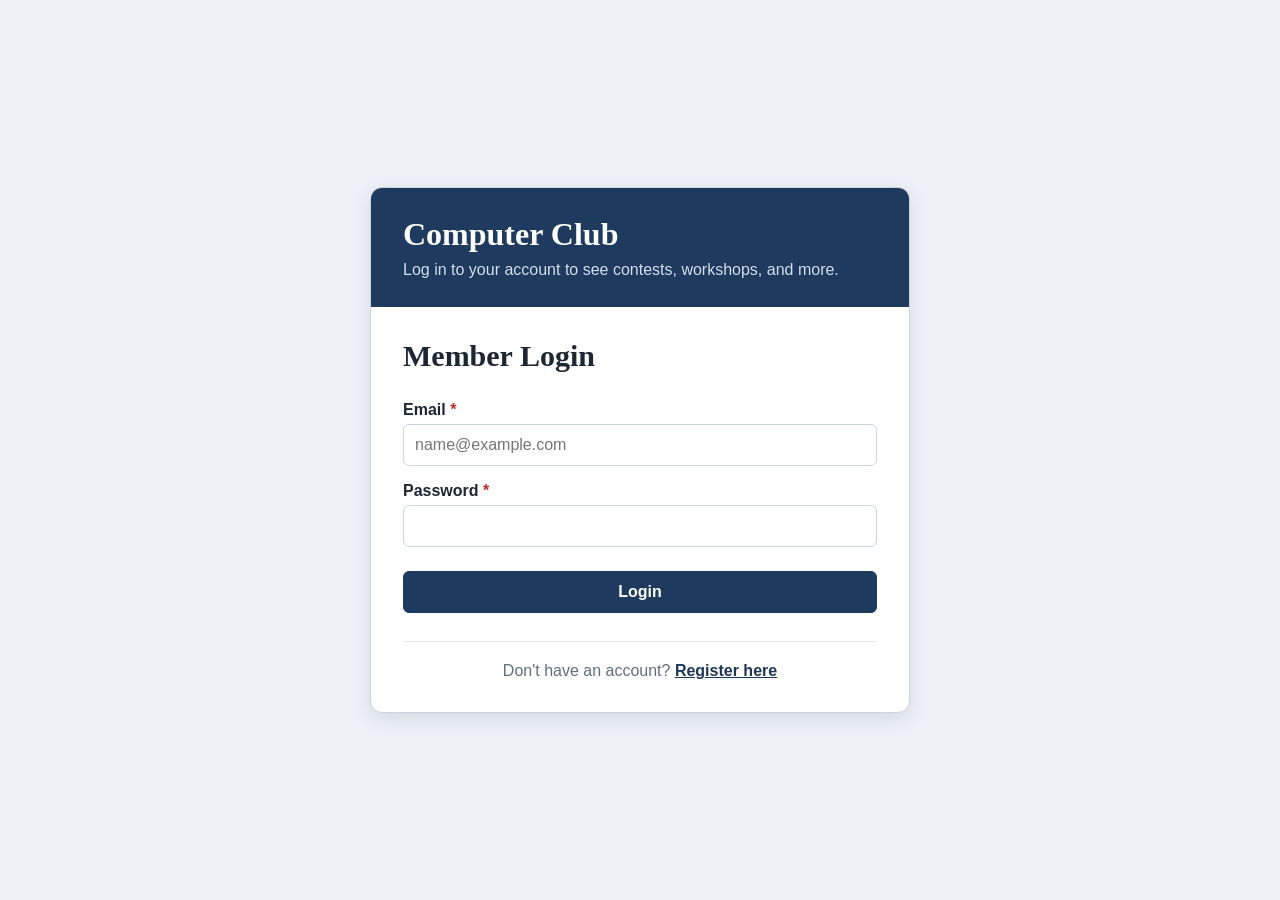
<file: index.html>
<!DOCTYPE html>
<html lang="en">
<head>
    <meta charset="UTF-8">
    <meta name="viewport" content="width=device-width, initial-scale=1.0">
    <link rel="stylesheet" href="style.css">
    <title>Log In</title>
</head>
<body>
    <div class="container">
        <div class="header">
            <h1>Computer Club</h1>
            <p>Log in to your account to see contests, workshops, and more.</p>
        </div>
        <main class="form-card">
            <h2>Member Login</h2>
            <form action="/action.php" target="_blank" method="POST">
                <div class="field">
                    <label for="email">Email <span class="req">*</span></label>
                    <input type="email" id="email" name="email" placeholder="name@example.com" required>
                </div>
                <div class="field">
                    <label for="password">Password <span class="req">*</span></label>
                    <input type="password" id="password" name="password" required>
                </div>
                <button type="submit" class="btn-primary btn-full">Login</button>
            </form>
            <p class="bottom-text">Don't have an account? <a href="registration.html">Register here</a></p>
        </main>
    </div>
</body>
</html>
</file>
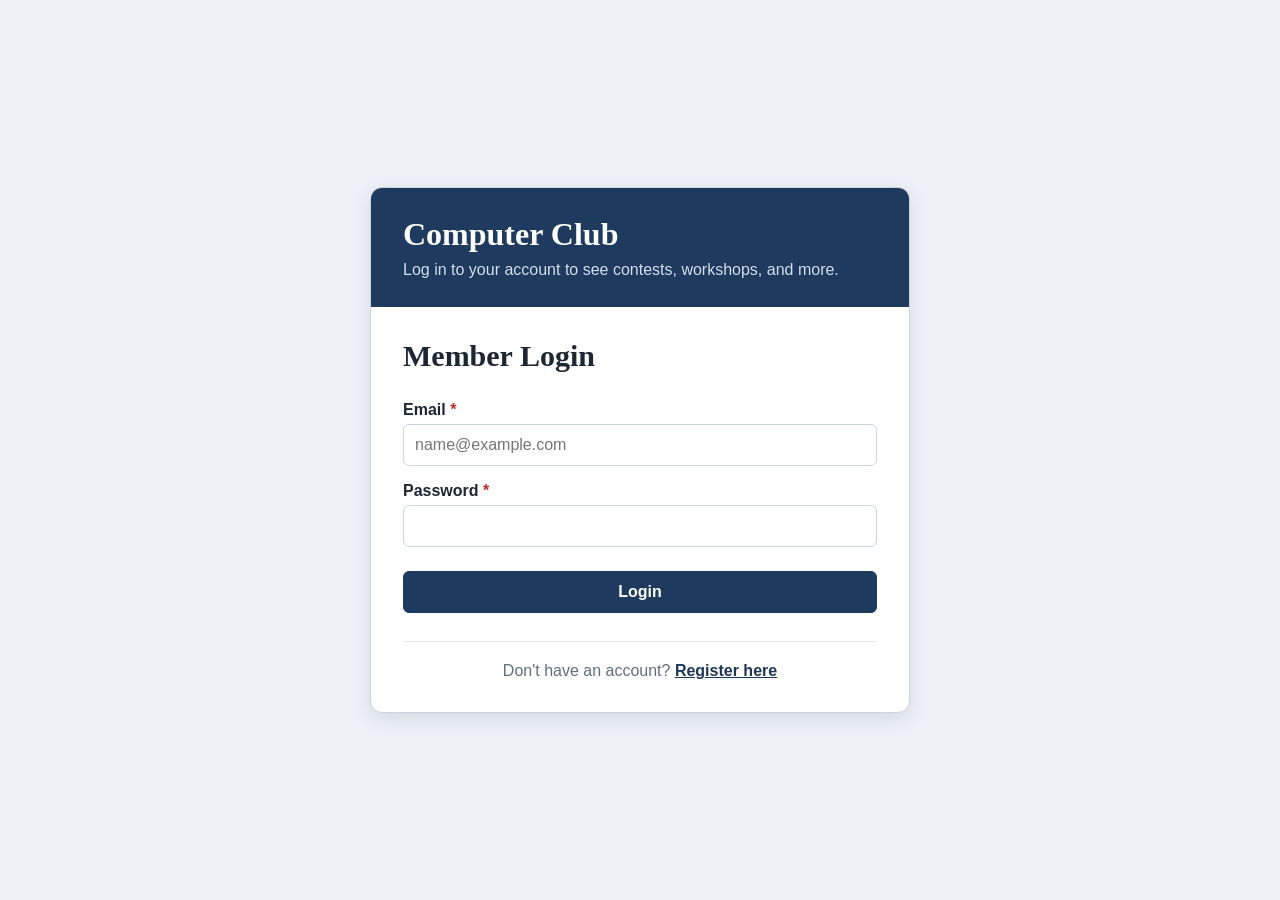
<file: login.html>
<!DOCTYPE html>
<html lang="en">
<head>
    <meta charset="UTF-8">
    <meta name="viewport" content="width=device-width, initial-scale=1.0">
    <link rel="stylesheet" href="style.css">
    <title>Login</title>
</head>
<body>
    <div class="container">
        <div class="header">
            <h1>Computer Club</h1>
            <p>Log in to your account to see contests, workshops, and more.</p>
        </div>
        <main class="form-card">
            <h2>Member Login</h2>
            <form action="#" method="POST">
                <div class="field">
                    <label for="email">Email <span class="req">*</span></label>
                    <input type="email" id="email" name="email" placeholder="name@example.com" required>
                </div>
                <div class="field">
                    <label for="password">Password <span class="req">*</span></label>
                    <input type="password" id="password" name="password" required>
                </div>
                <button type="submit" class="btn-primary btn-full">Login</button>
            </form>
            <p class="bottom-text">Don't have an account? <a href="registration.html">Register here</a></p>
        </main>
    </div>
</body>
</html>
</file>
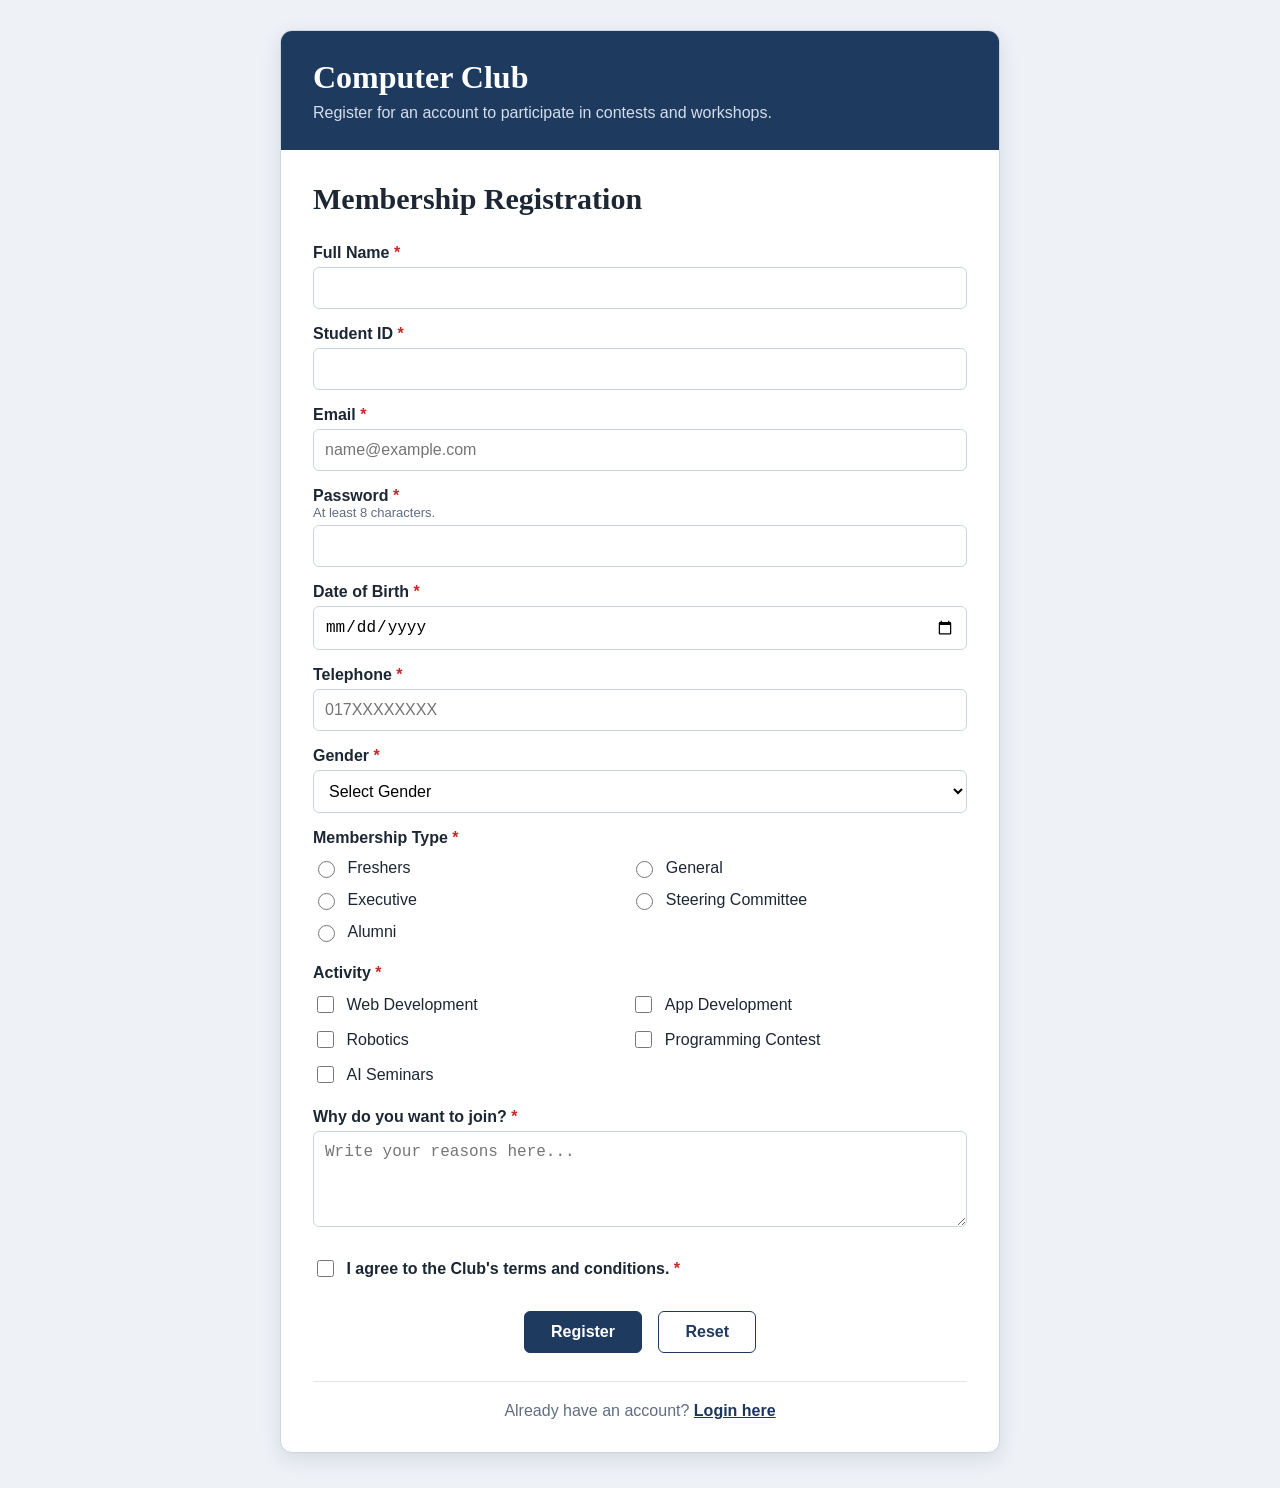
<file: registration.html>
<!DOCTYPE html>
<html lang="en">
<head>
    <meta charset="UTF-8">
    <meta name="viewport" content="width=device-width, initial-scale=1.0">
    <link rel="stylesheet" href="style.css">
    <title>Registration</title>
</head>
<body>
    <div class="container wider">
        <div class="header">
            <h1>Computer Club</h1>
            <p>Register for an account to participate in contests and workshops.</p>
        </div>
        <main class="form-card">
            <h2>Membership Registration</h2>
            <form action="/action.php" target="_blank" method="POST">
                <div class="field">
                    <label for="full_name">Full Name <span class="req">*</span></label>
                    <input type="text" id="full_name" name="full_name" required>
                </div>
                <div class="field">
                    <label for="student_id">Student ID <span class="req">*</span></label>
                    <input type="text" id="student_id" name="student_id" required>
                </div>
                <div class="field">
                    <label for="email">Email <span class="req">*</span></label>
                    <input type="email" id="email" name="email" placeholder="name@example.com" required>
                </div>
                <div class="field">
                    <label for="password">Password <span class="req">*</span>
                        <span class="hint">At least 8 characters.</span>
                    </label>
                    <input type="password" id="password" name="password" minlength="8" required>
                </div>
                <div class="field">
                    <label for="birth_date">Date of Birth <span class="req">*</span></label>
                    <input type="date" id="birth_date" name="birth_date" required>
                </div>
                <div class="field">
                    <label for="telephone">Telephone <span class="req">*</span></label>
                    <input type="tel" id="telephone" name="telephone" placeholder="017XXXXXXXX" required>
                </div>
                
                <div class="field">
                    <label for="gender">Gender <span class="req">*</span></label>
                    <select id="gender" name="gender" required>
                        <option value="">Select Gender</option>
                        <option value="male">Male</option>
                        <option value="female">Female</option>
                        <option value="other">Other</option>
                    </select>
                </div>

                <div class="field">
                    <label class="group-label">Membership Type <span class="req">*</span></label>
                    <div class="choice">
                        <input type="radio" id="membership_type_freshers" name="membership_type" value="freshers" required>
                        <label for="membership_type_freshers">Freshers</label>
                    </div>
                    <div class="choice">
                        <input type="radio" id="membership_type_general" name="membership_type" value="general">
                        <label for="membership_type_general">General</label>
                    </div>
                    <div class="choice">
                        <input type="radio" id="membership_type_executive" name="membership_type" value="executive">
                        <label for="membership_type_executive">Executive</label>
                    </div>
                    <div class="choice">
                        <input type="radio" id="membership_type_steering" name="membership_type" value="steering">
                        <label for="membership_type_steering">Steering Committee</label>
                    </div>
                    <div class="choice">
                        <input type="radio" id="membership_type_alumni" name="membership_type" value="alumni">
                        <label for="membership_type_alumni">Alumni</label>
                    </div>
                </div>

                <div class="field">
                    <label class="group-label">Activity <span class="req">*</span></label>
                    <div class="choice">
                        <input type="checkbox" id="activity_web" name="activity_type" value="web">
                        <label for="activity_web">Web Development</label>
                    </div>
                    <div class="choice">
                        <input type="checkbox" id="activity_app" name="activity_type" value="app">
                        <label for="activity_app">App Development</label>
                    </div>
                    <div class="choice">
                        <input type="checkbox" id="activity_robo" name="activity_type" value="robotics">
                        <label for="activity_robo">Robotics</label>
                    </div>
                    <div class="choice">
                        <input type="checkbox" id="activity_contest" name="activity_type" value="contest">
                        <label for="activity_contest">Programming Contest</label>
                    </div>
                    <div class="choice">
                        <input type="checkbox" id="activity_seminar" name="activity_type" value="seminar">
                        <label for="activity_seminar">AI Seminars</label>
                    </div>
                </div>

                <div class="field">
                    <label for="message">Why do you want to join? <span class="req">*</span></label>
                    <textarea id="message" name="message" rows="4" maxlength="500" placeholder="Write your reasons here..." required></textarea>
                </div>

                <div class="choice full">
                    <input type="checkbox" id="terms" name="terms" required>
                    <label for="terms">I agree to the Club's terms and conditions. <span class="req">*</span></label>
                </div>

                <div class="buttons">
                    <button type="submit" class="btn-primary">Register</button>
                    <button type="reset" class="btn-secondary">Reset</button>
                </div>
            </form>
            <p class="bottom-text">Already have an account? <a href="index.html">Login here</a></p>
        </main>
    </div>
</body>
</html>
</file>
<file: style.css>
* {
  box-sizing: border-box;
}

body {
  margin: 0;
  padding: 30px 15px;
  min-height: 100vh;
  display: flex;
  justify-content: center;
  align-items: center;
  background-color: #eef1f6;
  color: #1c2733;
  font-family: "Segoe UI", Arial, sans-serif;
}

.container {
  width: 100%;
  max-width: 540px;
  background-color: white;
  border: 1px solid #ccd4e0;
  border-radius: 12px;
  box-shadow: 0 6px 20px rgba(31, 58, 95, 0.12);
  overflow: hidden;
}

.wider {
  max-width: 720px;
}

.header {
  background-color: #1f3a5f;
  color: white;
  padding: 28px 32px;
}


.header h1 {
  margin: 0;
  font-family: Georgia, serif;
  font-size: 32px;
}

.header p {
  margin: 8px 0 0 0;
  color: #d3deec;
}

.form-card {
  padding: 32px;
}

.form-card h2 {
  margin: 0 0 8px 0;
  font-family: Georgia, serif;
  font-size: 30px;
  font-weight: bold;
  padding-bottom: 20px;
}

.field {
  margin-bottom: 16px;
}

label {
  display: block;
  margin-bottom: 5px;
  font-weight: bold;
}

.req {
  color: #c62828;
}

.hint {
  display: block;
  font-size: 13px;
  font-weight: normal;
  color: #5f6e81;
}

input[type=text],
input[type=email],
input[type=password],
input[type=tel],
input[type=date],
select,
textarea {
  width: 100%;
  padding: 11px;
  font-size: 16px;
  background-color: white;
  border: 1px solid #ccd4e0;
  border-radius: 6px;
}

textarea {
  resize: vertical;
}

input:focus,
select:focus,
textarea:focus {
  border-color: #1f3a5f;
  outline: 2px solid #e3a008;
}

.group-label {
  display: block;
  margin-bottom: 5px;
  font-weight: bold;
}

.choice {
  display: inline-block;
  width: 48%;
  margin: 6px 0;
}

.full {
  width: 100%;
  margin-top: 10px;
}

.choice label {
  display: inline;
  font-weight: normal;
  vertical-align: middle;
}

.full label {
  font-weight: bold;
}

input[type=radio],
input[type=checkbox] {
  width: 17px;
  height: 17px;
  margin-right: 8px;
  vertical-align: middle;
  accent-color: #1f3a5f;
}

button {
  padding: 11px 26px;
  margin: 0 6px;
  border: 1px solid #1f3a5f;
  border-radius: 6px;
  font-size: 16px;
  font-weight: bold;
  cursor: pointer;
}

.btn-primary {
  background-color: #1f3a5f;
  color: white;
}

.btn-primary:hover {
  background-color: #162b47;
}

.btn-secondary {
  background-color: white;
  color: #1f3a5f;
}

.btn-secondary:hover {
  background-color: #eaf0f8;
}

.btn-full {
  width: 100%;
  margin: 8px 0 0 0;
}

.buttons {
  margin-top: 25px;
  text-align: center;
}

.bottom-text {
  margin: 28px 0 0 0;
  padding-top: 20px;
  border-top: 1px solid #e1e6ee;
  text-align: center;
  color: #5f6e81;
}

a {
  color: #1d375c;
  font-weight: bold;
}
</file>
